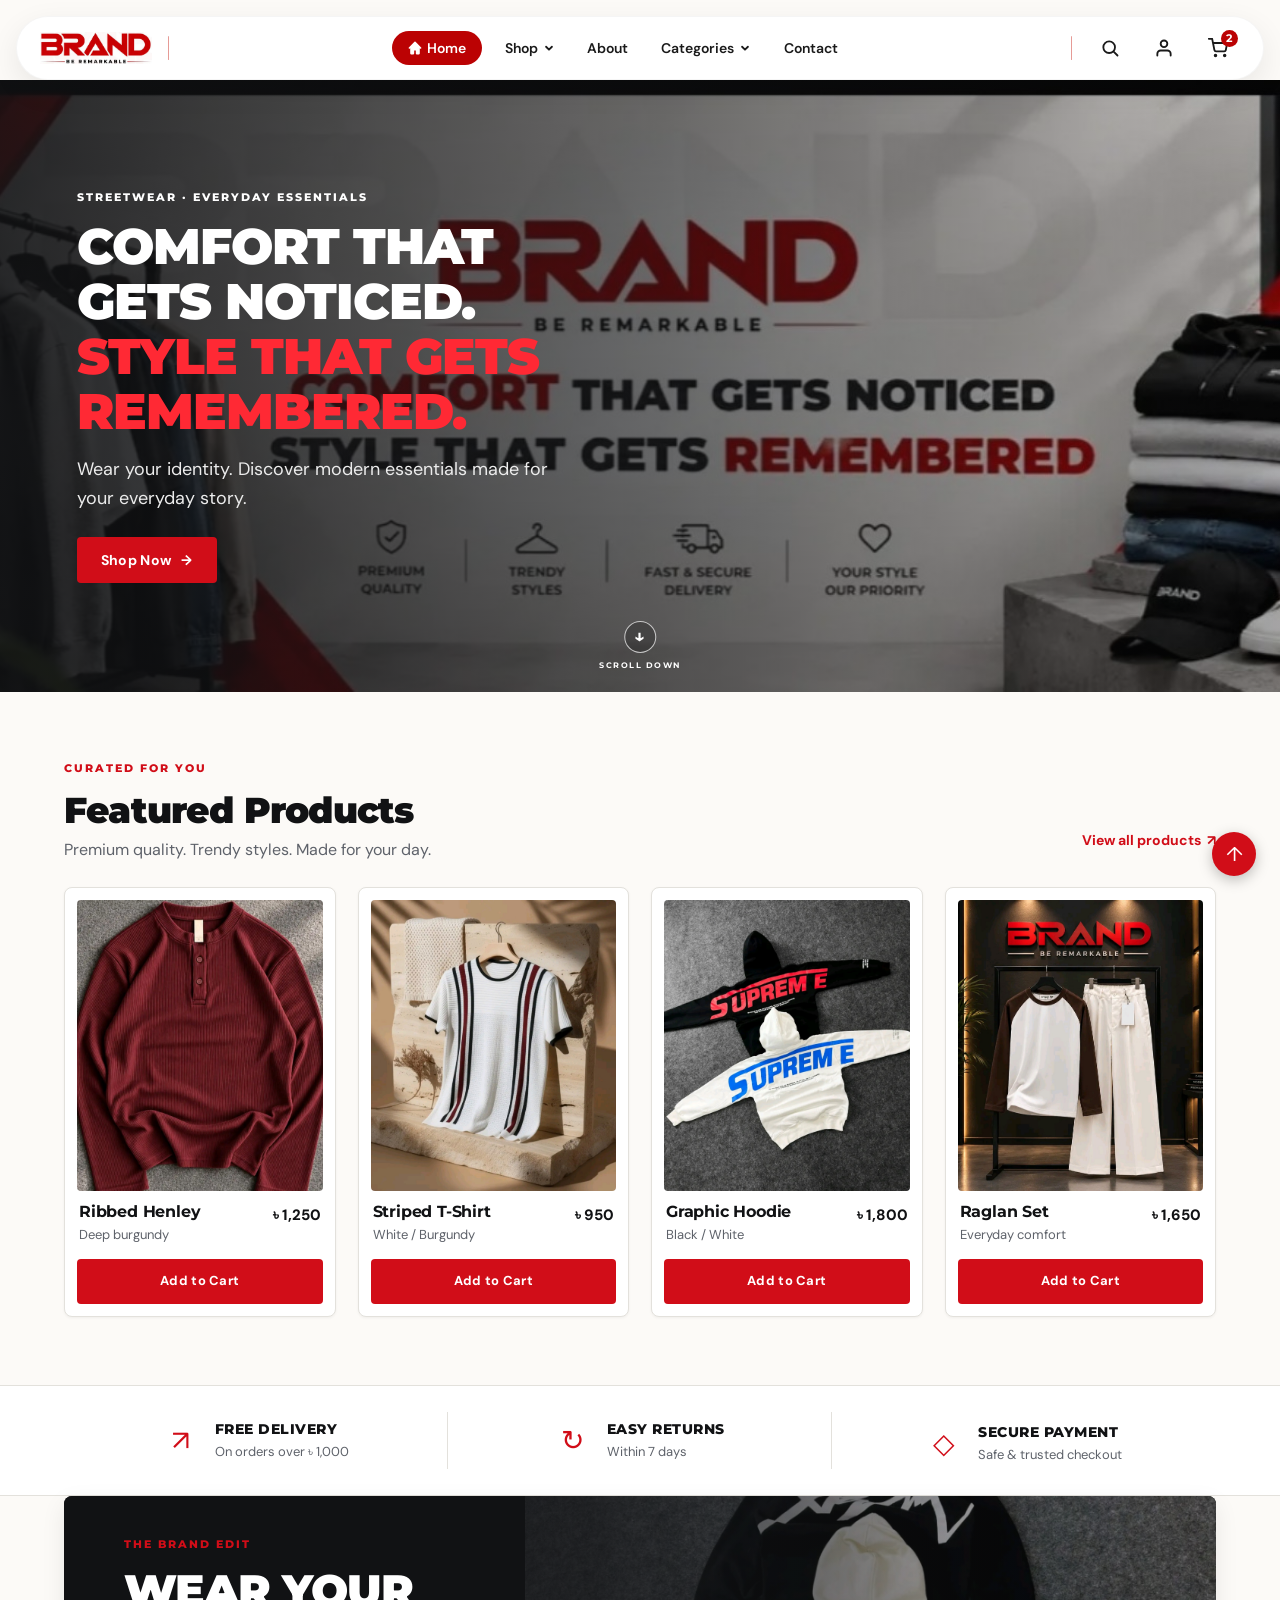
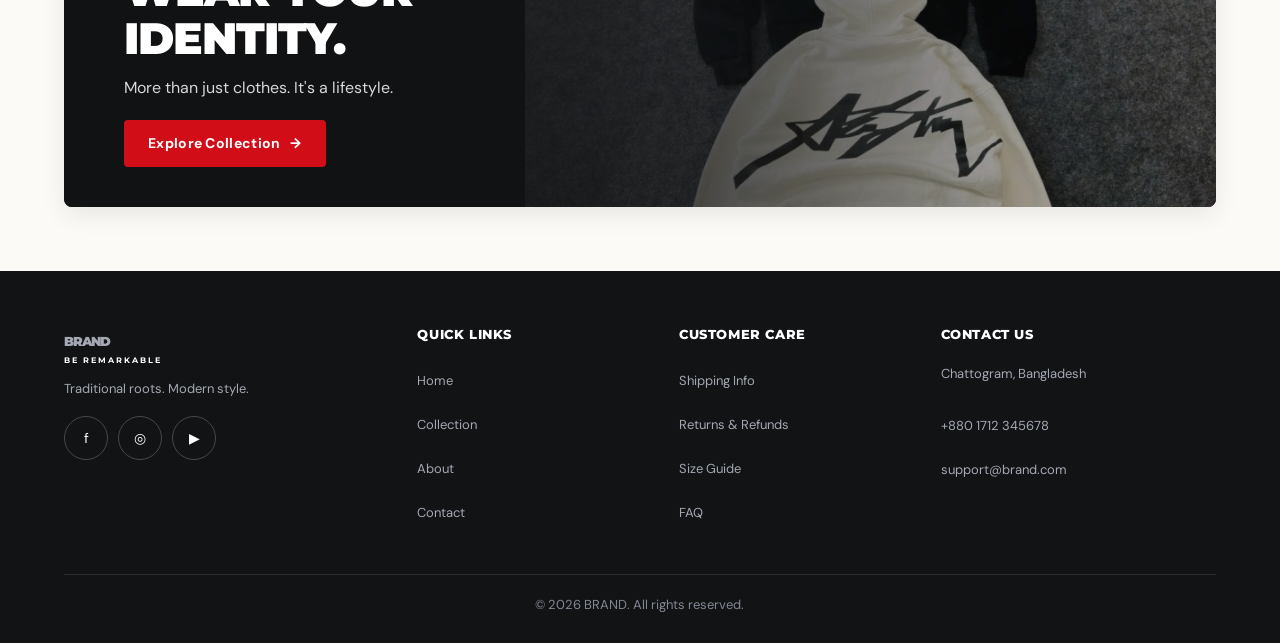
<file: index.html>
<!DOCTYPE html>
<html lang="en">
<head>
  <meta charset="UTF-8">
  <meta name="viewport" content="width=device-width, initial-scale=1">
  <meta name="description" content="BRAND — Be Remarkable. Modern streetwear and everyday essentials.">
  <title>BRAND — Be Remarkable | Home</title>
  <link rel="stylesheet" href="style.css">
</head>
<body id="top">
  <div class="site-shell">
    <!-- Floating Pill Topbar Header -->
    <header class="topbar">
      <!-- Logo -->
      <a class="nav-logo" href="index.html" aria-label="BRAND — Be Remarkable">
        <img src="assets/brand-logo-navbar.png" alt="BRAND — Be Remarkable">
      </a>

      <!-- Left Divider -->
      <span class="nav-divider" aria-hidden="true"></span>

      <!-- Mobile Nav Checkbox Toggle -->
      <input type="checkbox" id="nav-toggle" class="nav-toggle" aria-label="Toggle navigation menu">

      <!-- Navigation Links -->
      <nav class="main-nav" aria-label="Main navigation">
        <a class="nav-link active" href="index.html">
          <svg class="nav-icon-home" viewBox="0 0 20 20" fill="currentColor" aria-hidden="true">
            <path d="M10.707 2.293a1 1 0 00-1.414 0l-7 7a1 1 0 001.414 1.414L4 10.414V17a1 1 0 001 1h3a1 1 0 001-1v-4h2v4a1 1 0 001 1h3a1 1 0 001-1v-6.586l.293.293a1 1 0 001.414-1.414l-7-7z"/>
          </svg>
          <span>Home</span>
        </a>
        <a class="nav-link" href="collection.html">
          <span>Shop</span>
          <svg class="chevron-down" viewBox="0 0 12 12" fill="none" stroke="currentColor" stroke-width="2" stroke-linecap="round" stroke-linejoin="round" aria-hidden="true">
            <path d="M2.5 4.5l3.5 3.5 3.5-3.5"/>
          </svg>
        </a>
        <a class="nav-link" href="about.html#about">
          <span>About</span>
        </a>
        <a class="nav-link" href="collection.html#products">
          <span>Categories</span>
          <svg class="chevron-down" viewBox="0 0 12 12" fill="none" stroke="currentColor" stroke-width="2" stroke-linecap="round" stroke-linejoin="round" aria-hidden="true">
            <path d="M2.5 4.5l3.5 3.5 3.5-3.5"/>
          </svg>
        </a>
        <a class="nav-link" href="about.html#contact">
          <span>Contact</span>
        </a>
      </nav>

      <!-- Right Divider -->
      <span class="nav-divider" aria-hidden="true"></span>

      <!-- Action Tools -->
      <div class="nav-tools">
        <a class="nav-tool-btn" href="collection.html#products" aria-label="Search">
          <svg viewBox="0 0 24 24" fill="none" stroke="currentColor" stroke-width="2.2" stroke-linecap="round" stroke-linejoin="round" aria-hidden="true">
            <circle cx="11" cy="11" r="7"/>
            <path d="M21 21l-4.35-4.35"/>
          </svg>
        </a>
        <a class="nav-tool-btn" href="about.html#contact" aria-label="Account">
          <svg viewBox="0 0 24 24" fill="none" stroke="currentColor" stroke-width="2.2" stroke-linecap="round" stroke-linejoin="round" aria-hidden="true">
            <path d="M20 21v-2a4 4 0 0 0-4-4H8a4 4 0 0 0-4 4v2"/>
            <circle cx="12" cy="7" r="4"/>
          </svg>
        </a>
        <a class="nav-tool-btn nav-cart" href="collection.html#products" aria-label="Cart">
          <svg viewBox="0 0 24 24" fill="none" stroke="currentColor" stroke-width="2.2" stroke-linecap="round" stroke-linejoin="round" aria-hidden="true">
            <circle cx="9" cy="21" r="1"/>
            <circle cx="20" cy="21" r="1"/>
            <path d="M1 1h4l2.68 13.39a2 2 0 0 0 2 1.61h9.72a2 2 0 0 0 2-1.61L23 6H6"/>
          </svg>
          <span class="cart-badge">2</span>
        </a>
      </div>

      <!-- Mobile Hamburger Button -->
      <label for="nav-toggle" class="hamburger" aria-label="Toggle navigation menu">
        <span class="hamburger-line"></span>
        <span class="hamburger-line"></span>
        <span class="hamburger-line"></span>
      </label>
    </header>

    <main>
      <!-- Hero Campaign Banner -->
      <section class="hero" aria-label="Brand introduction">
        <img class="hero-image" src="assets/cover-banner.jpg" alt="BRAND clothing collection campaign">
        <div class="hero-shade"></div>
        <div class="hero-copy">
          <p class="eyebrow">STREETWEAR · EVERYDAY ESSENTIALS</p>
          <h1>Comfort that gets noticed.<br><em>Style that gets remembered.</em></h1>
          <p>Wear your identity. Discover modern essentials made for your everyday story.</p>
          <a class="btn btn-red" href="collection.html">Shop Now <span>→</span></a>
        </div>
        <a class="scroll-cue" href="#featured" aria-label="Scroll down"><span>↓</span><small>SCROLL DOWN</small></a>
      </section>

      <!-- Featured Products Section -->
      <section class="section-pad" id="featured">
        <div class="section-heading">
          <div>
            <p class="eyebrow red-text">CURATED FOR YOU</p>
            <h2>Featured Products</h2>
            <p class="muted">Premium quality. Trendy styles. Made for your day.</p>
          </div>
          <a class="text-link" href="collection.html">View all products <span>↗</span></a>
        </div>
        <div class="product-grid product-grid-four">
          <article class="product-card">
            <a href="collection.html#henley"><img src="assets/burgundy-henley.jpg" alt="Burgundy long sleeve henley" loading="lazy"></a>
            <div class="product-info">
              <div>
                <h3>Ribbed Henley</h3>
                <p>Deep burgundy</p>
              </div>
              <strong>৳ 1,250</strong>
            </div>
            <a class="btn btn-small" href="collection.html#henley">Add to Cart</a>
          </article>
          <article class="product-card">
            <a href="collection.html#tee"><img src="assets/white-striped-tee.jpg" alt="White striped short sleeve tee" loading="lazy"></a>
            <div class="product-info">
              <div>
                <h3>Striped T-Shirt</h3>
                <p>White / Burgundy</p>
              </div>
              <strong>৳ 950</strong>
            </div>
            <a class="btn btn-small" href="collection.html#tee">Add to Cart</a>
          </article>
          <article class="product-card">
            <a href="collection.html#hoodie"><img src="assets/streetwear-hoodies-front.jpg" alt="Streetwear hoodies in black and white" loading="lazy"></a>
            <div class="product-info">
              <div>
                <h3>Graphic Hoodie</h3>
                <p>Black / White</p>
              </div>
              <strong>৳ 1,800</strong>
            </div>
            <a class="btn btn-small" href="collection.html#hoodie">Add to Cart</a>
          </article>
          <article class="product-card">
            <a href="collection.html#set"><img src="assets/raglan-set.jpg" alt="Raglan top and white trouser set" loading="lazy"></a>
            <div class="product-info">
              <div>
                <h3>Raglan Set</h3>
                <p>Everyday comfort</p>
              </div>
              <strong>৳ 1,650</strong>
            </div>
            <a class="btn btn-small" href="collection.html#set">Add to Cart</a>
          </article>
        </div>
      </section>

      <!-- Trust Strip -->
      <section class="trust-strip">
        <div>
          <span class="trust-icon" aria-hidden="true">↗</span>
          <p>
            <strong>FREE DELIVERY</strong>
            <small>On orders over ৳ 1,000</small>
          </p>
        </div>
        <div>
          <span class="trust-icon" aria-hidden="true">↻</span>
          <p>
            <strong>EASY RETURNS</strong>
            <small>Within 7 days</small>
          </p>
        </div>
        <div>
          <span class="trust-icon" aria-hidden="true">◇</span>
          <p>
            <strong>SECURE PAYMENT</strong>
            <small>Safe & trusted checkout</small>
          </p>
        </div>
      </section>

      <!-- Promotional Editorial Banner -->
      <section class="promo-banner">
        <div>
          <p class="eyebrow red-text">THE BRAND EDIT</p>
          <h2>Wear your<br>identity.</h2>
          <p>More than just clothes. It's a lifestyle.</p>
          <a class="btn btn-red" href="collection.html">Explore Collection <span>→</span></a>
        </div>
        <img src="assets/streetwear-hoodies-back.jpg" alt="Graphic streetwear hoodies" loading="lazy">
      </section>
    </main>

    <!-- Footer -->
    <footer class="footer">
      <div class="footer-brand">
        <a class="wordmark" href="index.html">BRAND <small>BE REMARKABLE</small></a>
        <p>Traditional roots. Modern style.</p>
        <div class="socials">
          <a href="#top" aria-label="Facebook">f</a>
          <a href="#top" aria-label="Instagram">◎</a>
          <a href="#top" aria-label="YouTube">▶</a>
        </div>
      </div>
      <div>
        <h4>Quick Links</h4>
        <a href="index.html">Home</a>
        <a href="collection.html">Collection</a>
        <a href="about.html#about">About</a>
        <a href="about.html#contact">Contact</a>
      </div>
      <div>
        <h4>Customer Care</h4>
        <a href="about.html#faq">Shipping Info</a>
        <a href="about.html#faq">Returns & Refunds</a>
        <a href="about.html#faq">Size Guide</a>
        <a href="about.html#faq">FAQ</a>
      </div>
      <div>
        <h4>Contact Us</h4>
        <p>Chattogram, Bangladesh</p>
        <a href="tel:+8801712345678">+880 1712 345678</a>
        <a href="mailto:support@brand.com">support@brand.com</a>
      </div>
      <p class="copyright">© 2026 BRAND. All rights reserved.</p>
    </footer>
  </div>

  <a class="back-top" href="#top" aria-label="Back to top">↑</a>
</body>
</html>
</file>
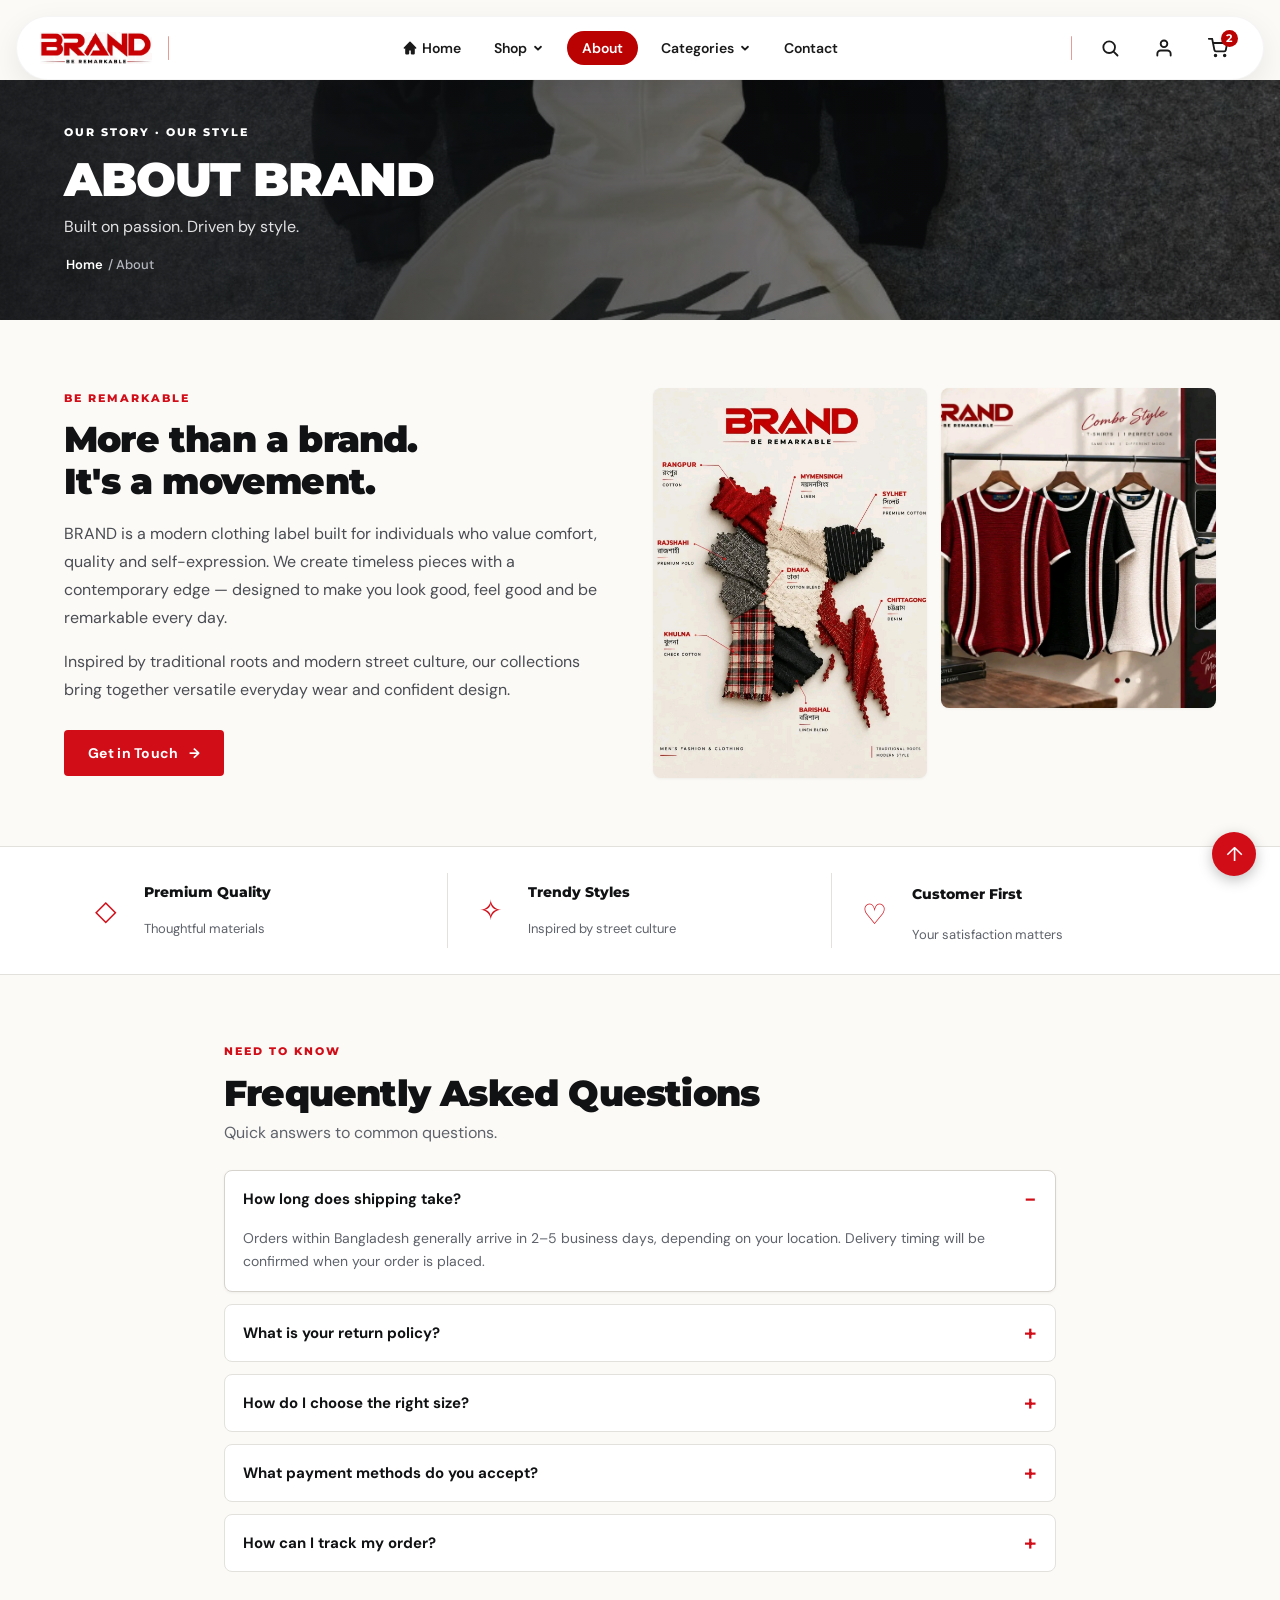
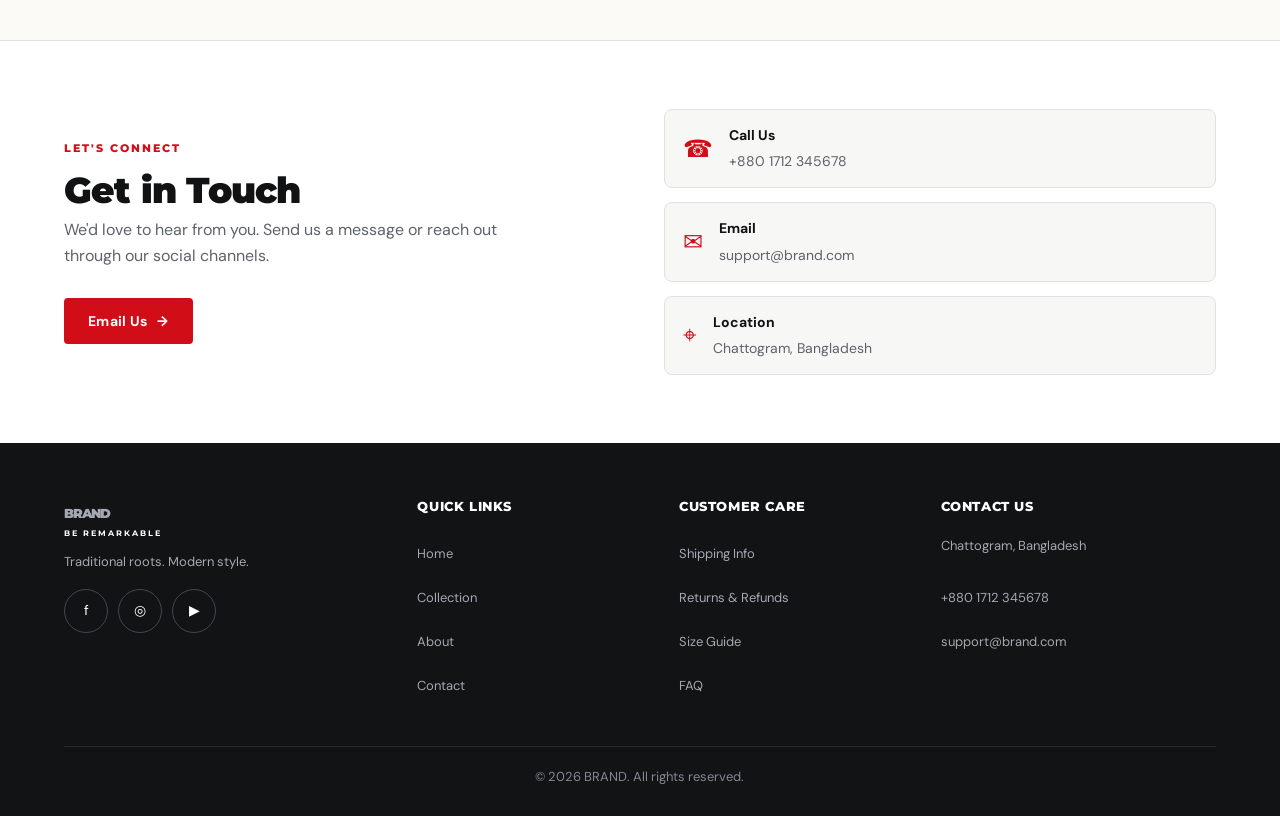
<file: about.html>
<!DOCTYPE html>
<html lang="en">
<head>
  <meta charset="UTF-8">
  <meta name="viewport" content="width=device-width, initial-scale=1">
  <meta name="description" content="Learn about BRAND — our story, values, craftsmanship, and get in touch with our team.">
  <title>BRAND — About & Contact</title>
  <link rel="stylesheet" href="style.css">
</head>
<body id="top">
  <div class="site-shell">
    <!-- Floating Pill Topbar Header -->
    <header class="topbar">
      <!-- Logo -->
      <a class="nav-logo" href="index.html" aria-label="BRAND — Be Remarkable">
        <img src="assets/brand-logo-navbar.png" alt="BRAND — Be Remarkable">
      </a>

      <!-- Left Divider -->
      <span class="nav-divider" aria-hidden="true"></span>

      <!-- Mobile Nav Checkbox Toggle -->
      <input type="checkbox" id="nav-toggle" class="nav-toggle" aria-label="Toggle navigation menu">

      <!-- Navigation Links -->
      <nav class="main-nav" aria-label="Main navigation">
        <a class="nav-link" href="index.html">
          <svg class="nav-icon-home" viewBox="0 0 20 20" fill="currentColor" aria-hidden="true">
            <path d="M10.707 2.293a1 1 0 00-1.414 0l-7 7a1 1 0 001.414 1.414L4 10.414V17a1 1 0 001 1h3a1 1 0 001-1v-4h2v4a1 1 0 001 1h3a1 1 0 001-1v-6.586l.293.293a1 1 0 001.414-1.414l-7-7z"/>
          </svg>
          <span>Home</span>
        </a>
        <a class="nav-link" href="collection.html">
          <span>Shop</span>
          <svg class="chevron-down" viewBox="0 0 12 12" fill="none" stroke="currentColor" stroke-width="2" stroke-linecap="round" stroke-linejoin="round" aria-hidden="true">
            <path d="M2.5 4.5l3.5 3.5 3.5-3.5"/>
          </svg>
        </a>
        <a class="nav-link active" href="about.html#about">
          <span>About</span>
        </a>
        <a class="nav-link" href="collection.html#products">
          <span>Categories</span>
          <svg class="chevron-down" viewBox="0 0 12 12" fill="none" stroke="currentColor" stroke-width="2" stroke-linecap="round" stroke-linejoin="round" aria-hidden="true">
            <path d="M2.5 4.5l3.5 3.5 3.5-3.5"/>
          </svg>
        </a>
        <a class="nav-link" href="about.html#contact">
          <span>Contact</span>
        </a>
      </nav>

      <!-- Right Divider -->
      <span class="nav-divider" aria-hidden="true"></span>

      <!-- Action Tools -->
      <div class="nav-tools">
        <a class="nav-tool-btn" href="collection.html#products" aria-label="Search">
          <svg viewBox="0 0 24 24" fill="none" stroke="currentColor" stroke-width="2.2" stroke-linecap="round" stroke-linejoin="round" aria-hidden="true">
            <circle cx="11" cy="11" r="7"/>
            <path d="M21 21l-4.35-4.35"/>
          </svg>
        </a>
        <a class="nav-tool-btn" href="about.html#contact" aria-label="Account">
          <svg viewBox="0 0 24 24" fill="none" stroke="currentColor" stroke-width="2.2" stroke-linecap="round" stroke-linejoin="round" aria-hidden="true">
            <path d="M20 21v-2a4 4 0 0 0-4-4H8a4 4 0 0 0-4 4v2"/>
            <circle cx="12" cy="7" r="4"/>
          </svg>
        </a>
        <a class="nav-tool-btn nav-cart" href="collection.html#products" aria-label="Cart">
          <svg viewBox="0 0 24 24" fill="none" stroke="currentColor" stroke-width="2.2" stroke-linecap="round" stroke-linejoin="round" aria-hidden="true">
            <circle cx="9" cy="21" r="1"/>
            <circle cx="20" cy="21" r="1"/>
            <path d="M1 1h4l2.68 13.39a2 2 0 0 0 2 1.61h9.72a2 2 0 0 0 2-1.61L23 6H6"/>
          </svg>
          <span class="cart-badge">2</span>
        </a>
      </div>

      <!-- Mobile Hamburger Button -->
      <label for="nav-toggle" class="hamburger" aria-label="Toggle navigation menu">
        <span class="hamburger-line"></span>
        <span class="hamburger-line"></span>
        <span class="hamburger-line"></span>
      </label>
    </header>

    <main>
      <!-- About Hero Section -->
      <section class="page-hero about-hero">
        <div>
          <p class="eyebrow">OUR STORY · OUR STYLE</p>
          <h1>About BRAND</h1>
          <p>Built on passion. Driven by style.</p>
          <div class="breadcrumbs"><a href="index.html">Home</a> / About</div>
        </div>
      </section>

      <!-- Brand Story Section -->
      <section class="about-layout section-pad" id="about">
        <div class="about-copy">
          <p class="eyebrow red-text">BE REMARKABLE</p>
          <h2>More than a brand.<br>It's a movement.</h2>
          <p>BRAND is a modern clothing label built for individuals who value comfort, quality and self-expression. We create timeless pieces with a contemporary edge — designed to make you look good, feel good and be remarkable every day.</p>
          <p>Inspired by traditional roots and modern street culture, our collections bring together versatile everyday wear and confident design.</p>
          <a class="btn btn-red" href="#contact">Get in Touch <span>→</span></a>
        </div>
        <div class="about-visual">
          <img src="assets/bangladesh-fabric-map.jpg" alt="Fabric textures inspired by regions of Bangladesh" loading="lazy">
          <img src="assets/three-polo-shirts.jpg" alt="BRAND polo collection" loading="lazy">
        </div>
      </section>

      <!-- Values Strip -->
      <section class="values-strip">
        <div>
          <span aria-hidden="true">◇</span>
          <strong>Premium Quality</strong>
          <small>Thoughtful materials</small>
        </div>
        <div>
          <span aria-hidden="true">✧</span>
          <strong>Trendy Styles</strong>
          <small>Inspired by street culture</small>
        </div>
        <div>
          <span aria-hidden="true">♡</span>
          <strong>Customer First</strong>
          <small>Your satisfaction matters</small>
        </div>
      </section>

      <!-- FAQ Section -->
      <section class="section-pad faq-section" id="faq">
        <div class="section-heading">
          <div>
            <p class="eyebrow red-text">NEED TO KNOW</p>
            <h2>Frequently Asked Questions</h2>
            <p class="muted">Quick answers to common questions.</p>
          </div>
        </div>

        <div class="faq-list">
          <details open>
            <summary>How long does shipping take?</summary>
            <p>Orders within Bangladesh generally arrive in 2–5 business days, depending on your location. Delivery timing will be confirmed when your order is placed.</p>
          </details>
          <details>
            <summary>What is your return policy?</summary>
            <p>Unused items in their original condition may be eligible for return or exchange within 7 days. Please contact our team before sending an item back.</p>
          </details>
          <details>
            <summary>How do I choose the right size?</summary>
            <p>Check the size information on each product page. If you are unsure, message us with your usual fit preference and measurements for guidance.</p>
          </details>
          <details>
            <summary>What payment methods do you accept?</summary>
            <p>Payment options can be confirmed at checkout or by contacting our support team. Available methods may vary by delivery location.</p>
          </details>
          <details>
            <summary>How can I track my order?</summary>
            <p>After dispatch, contact our team with your order number to receive the latest delivery update.</p>
          </details>
        </div>
      </section>

      <!-- Contact Section -->
      <section class="contact-section section-pad" id="contact">
        <div class="contact-intro">
          <p class="eyebrow red-text">LET'S CONNECT</p>
          <h2>Get in Touch</h2>
          <p>We'd love to hear from you. Send us a message or reach out through our social channels.</p>
          <a class="btn btn-red" href="mailto:support@brand.com">Email Us <span>→</span></a>
        </div>
        <div class="contact-details">
          <div>
            <span aria-hidden="true">☎</span>
            <p>
              <strong>Call Us</strong>
              <a href="tel:+8801712345678">+880 1712 345678</a>
            </p>
          </div>
          <div>
            <span aria-hidden="true">✉</span>
            <p>
              <strong>Email</strong>
              <a href="mailto:support@brand.com">support@brand.com</a>
            </p>
          </div>
          <div>
            <span aria-hidden="true">⌖</span>
            <p>
              <strong>Location</strong>
              <small>Chattogram, Bangladesh</small>
            </p>
          </div>
        </div>
      </section>
    </main>

    <!-- Footer -->
    <footer class="footer">
      <div class="footer-brand">
        <a class="wordmark" href="index.html">BRAND <small>BE REMARKABLE</small></a>
        <p>Traditional roots. Modern style.</p>
        <div class="socials">
          <a href="#top" aria-label="Facebook">f</a>
          <a href="#top" aria-label="Instagram">◎</a>
          <a href="#top" aria-label="YouTube">▶</a>
        </div>
      </div>
      <div>
        <h4>Quick Links</h4>
        <a href="index.html">Home</a>
        <a href="collection.html">Collection</a>
        <a href="#about">About</a>
        <a href="#contact">Contact</a>
      </div>
      <div>
        <h4>Customer Care</h4>
        <a href="#faq">Shipping Info</a>
        <a href="#faq">Returns & Refunds</a>
        <a href="#faq">Size Guide</a>
        <a href="#faq">FAQ</a>
      </div>
      <div>
        <h4>Contact Us</h4>
        <p>Chattogram, Bangladesh</p>
        <a href="tel:+8801712345678">+880 1712 345678</a>
        <a href="mailto:support@brand.com">support@brand.com</a>
      </div>
      <p class="copyright">© 2026 BRAND. All rights reserved.</p>
    </footer>
  </div>

  <a class="back-top" href="#top" aria-label="Back to top">↑</a>
</body>
</html>
</file>
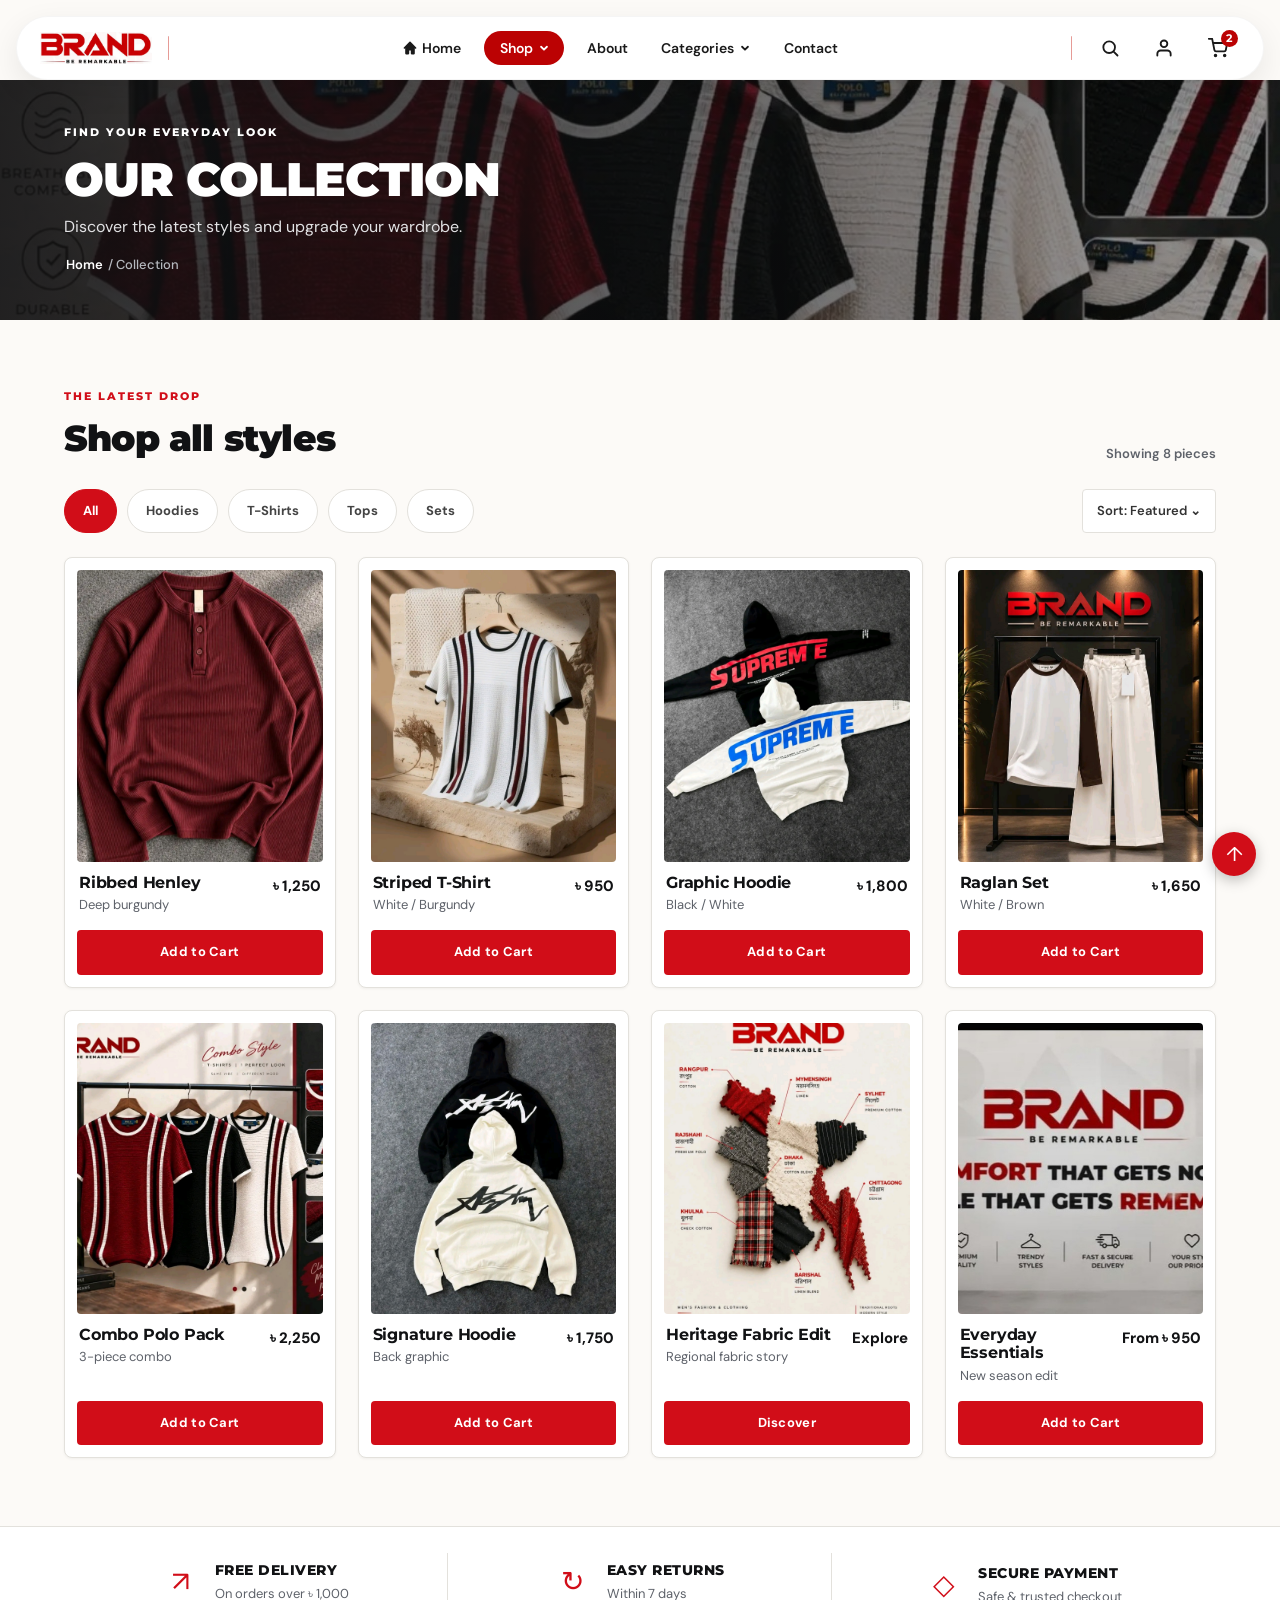
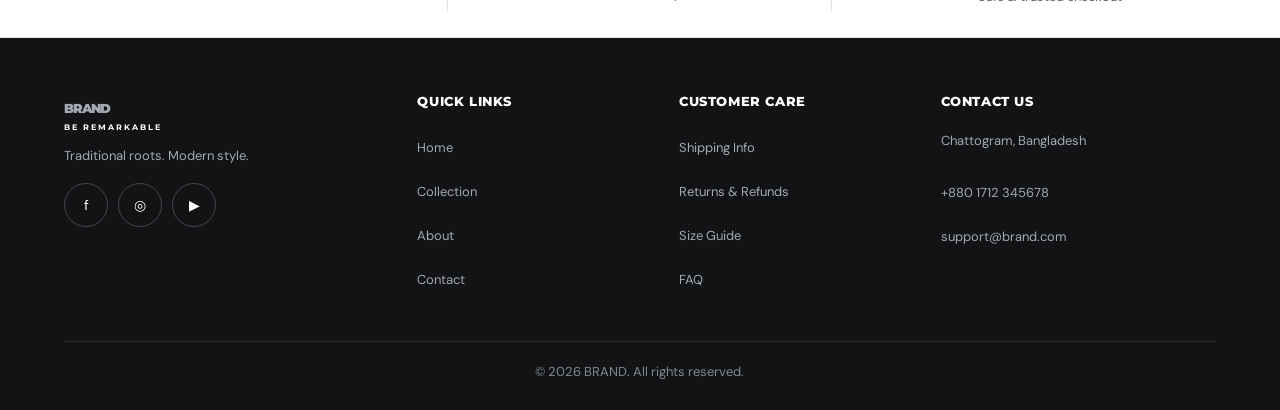
<file: collection.html>
<!DOCTYPE html>
<html lang="en">
<head>
  <meta charset="UTF-8">
  <meta name="viewport" content="width=device-width, initial-scale=1">
  <meta name="description" content="Explore the BRAND streetwear collection — modern clothing and everyday essentials.">
  <title>BRAND — Collection</title>
  <link rel="stylesheet" href="style.css">
</head>
<body id="top">
  <div class="site-shell">
    <!-- Floating Pill Topbar Header -->
    <header class="topbar">
      <!-- Logo -->
      <a class="nav-logo" href="index.html" aria-label="BRAND — Be Remarkable">
        <img src="assets/brand-logo-navbar.png" alt="BRAND — Be Remarkable">
      </a>

      <!-- Left Divider -->
      <span class="nav-divider" aria-hidden="true"></span>

      <!-- Mobile Nav Checkbox Toggle -->
      <input type="checkbox" id="nav-toggle" class="nav-toggle" aria-label="Toggle navigation menu">

      <!-- Navigation Links -->
      <nav class="main-nav" aria-label="Main navigation">
        <a class="nav-link" href="index.html">
          <svg class="nav-icon-home" viewBox="0 0 20 20" fill="currentColor" aria-hidden="true">
            <path d="M10.707 2.293a1 1 0 00-1.414 0l-7 7a1 1 0 001.414 1.414L4 10.414V17a1 1 0 001 1h3a1 1 0 001-1v-4h2v4a1 1 0 001 1h3a1 1 0 001-1v-6.586l.293.293a1 1 0 001.414-1.414l-7-7z"/>
          </svg>
          <span>Home</span>
        </a>
        <a class="nav-link active" href="collection.html">
          <span>Shop</span>
          <svg class="chevron-down" viewBox="0 0 12 12" fill="none" stroke="currentColor" stroke-width="2" stroke-linecap="round" stroke-linejoin="round" aria-hidden="true">
            <path d="M2.5 4.5l3.5 3.5 3.5-3.5"/>
          </svg>
        </a>
        <a class="nav-link" href="about.html#about">
          <span>About</span>
        </a>
        <a class="nav-link" href="collection.html#products">
          <span>Categories</span>
          <svg class="chevron-down" viewBox="0 0 12 12" fill="none" stroke="currentColor" stroke-width="2" stroke-linecap="round" stroke-linejoin="round" aria-hidden="true">
            <path d="M2.5 4.5l3.5 3.5 3.5-3.5"/>
          </svg>
        </a>
        <a class="nav-link" href="about.html#contact">
          <span>Contact</span>
        </a>
      </nav>

      <!-- Right Divider -->
      <span class="nav-divider" aria-hidden="true"></span>

      <!-- Action Tools -->
      <div class="nav-tools">
        <a class="nav-tool-btn" href="#products" aria-label="Search">
          <svg viewBox="0 0 24 24" fill="none" stroke="currentColor" stroke-width="2.2" stroke-linecap="round" stroke-linejoin="round" aria-hidden="true">
            <circle cx="11" cy="11" r="7"/>
            <path d="M21 21l-4.35-4.35"/>
          </svg>
        </a>
        <a class="nav-tool-btn" href="about.html#contact" aria-label="Account">
          <svg viewBox="0 0 24 24" fill="none" stroke="currentColor" stroke-width="2.2" stroke-linecap="round" stroke-linejoin="round" aria-hidden="true">
            <path d="M20 21v-2a4 4 0 0 0-4-4H8a4 4 0 0 0-4 4v2"/>
            <circle cx="12" cy="7" r="4"/>
          </svg>
        </a>
        <a class="nav-tool-btn nav-cart" href="#products" aria-label="Cart">
          <svg viewBox="0 0 24 24" fill="none" stroke="currentColor" stroke-width="2.2" stroke-linecap="round" stroke-linejoin="round" aria-hidden="true">
            <circle cx="9" cy="21" r="1"/>
            <circle cx="20" cy="21" r="1"/>
            <path d="M1 1h4l2.68 13.39a2 2 0 0 0 2 1.61h9.72a2 2 0 0 0 2-1.61L23 6H6"/>
          </svg>
          <span class="cart-badge">2</span>
        </a>
      </div>

      <!-- Mobile Hamburger Button -->
      <label for="nav-toggle" class="hamburger" aria-label="Toggle navigation menu">
        <span class="hamburger-line"></span>
        <span class="hamburger-line"></span>
        <span class="hamburger-line"></span>
      </label>
    </header>

    <main>
      <!-- Collection Hero Section -->
      <section class="page-hero collection-hero">
        <div>
          <p class="eyebrow">FIND YOUR EVERYDAY LOOK</p>
          <h1>Our Collection</h1>
          <p>Discover the latest styles and upgrade your wardrobe.</p>
          <div class="breadcrumbs"><a href="index.html">Home</a> / Collection</div>
        </div>
      </section>

      <!-- Products Grid Section -->
      <section class="section-pad" id="products">
        <div class="collection-toolbar">
          <div>
            <p class="eyebrow red-text">THE LATEST DROP</p>
            <h2>Shop all styles</h2>
          </div>
          <span class="result-count">Showing 8 pieces</span>
        </div>

        <div class="filter-row">
          <a class="filter active" href="#products">All</a>
          <a class="filter" href="#hoodie">Hoodies</a>
          <a class="filter" href="#tee">T-Shirts</a>
          <a class="filter" href="#henley">Tops</a>
          <a class="filter" href="#set">Sets</a>
          <span class="sort-label">Sort: Featured ⌄</span>
        </div>

        <div class="product-grid product-grid-four">
          <article class="product-card" id="henley">
            <a href="#henley"><img src="assets/burgundy-henley.jpg" alt="Burgundy ribbed henley top" loading="lazy"></a>
            <div class="product-info">
              <div>
                <h3>Ribbed Henley</h3>
                <p>Deep burgundy</p>
              </div>
              <strong>৳ 1,250</strong>
            </div>
            <a class="btn btn-small" href="about.html#contact">Add to Cart</a>
          </article>

          <article class="product-card" id="tee">
            <a href="#tee"><img src="assets/white-striped-tee.jpg" alt="White striped tee" loading="lazy"></a>
            <div class="product-info">
              <div>
                <h3>Striped T-Shirt</h3>
                <p>White / Burgundy</p>
              </div>
              <strong>৳ 950</strong>
            </div>
            <a class="btn btn-small" href="about.html#contact">Add to Cart</a>
          </article>

          <article class="product-card" id="hoodie">
            <a href="#hoodie"><img src="assets/streetwear-hoodies-front.jpg" alt="Black and white graphic hoodies" loading="lazy"></a>
            <div class="product-info">
              <div>
                <h3>Graphic Hoodie</h3>
                <p>Black / White</p>
              </div>
              <strong>৳ 1,800</strong>
            </div>
            <a class="btn btn-small" href="about.html#contact">Add to Cart</a>
          </article>

          <article class="product-card" id="set">
            <a href="#set"><img src="assets/raglan-set.jpg" alt="Raglan shirt and trousers set" loading="lazy"></a>
            <div class="product-info">
              <div>
                <h3>Raglan Set</h3>
                <p>White / Brown</p>
              </div>
              <strong>৳ 1,650</strong>
            </div>
            <a class="btn btn-small" href="about.html#contact">Add to Cart</a>
          </article>

          <article class="product-card">
            <a href="#products"><img src="assets/three-polo-shirts.jpg" alt="Three polo style shirts in red black and white" loading="lazy"></a>
            <div class="product-info">
              <div>
                <h3>Combo Polo Pack</h3>
                <p>3-piece combo</p>
              </div>
              <strong>৳ 2,250</strong>
            </div>
            <a class="btn btn-small" href="about.html#contact">Add to Cart</a>
          </article>

          <article class="product-card">
            <a href="#products"><img src="assets/streetwear-hoodies-back.jpg" alt="Hoodies with graphic back print" loading="lazy"></a>
            <div class="product-info">
              <div>
                <h3>Signature Hoodie</h3>
                <p>Back graphic</p>
              </div>
              <strong>৳ 1,750</strong>
            </div>
            <a class="btn btn-small" href="about.html#contact">Add to Cart</a>
          </article>

          <article class="product-card">
            <a href="#products"><img src="assets/bangladesh-fabric-map.jpg" alt="Fabric swatches inspired by Bangladesh" loading="lazy"></a>
            <div class="product-info">
              <div>
                <h3>Heritage Fabric Edit</h3>
                <p>Regional fabric story</p>
              </div>
              <strong>Explore</strong>
            </div>
            <a class="btn btn-small" href="about.html#about">Discover</a>
          </article>

          <article class="product-card">
            <a href="#products"><img src="assets/cover-banner.jpg" alt="BRAND apparel campaign" loading="lazy"></a>
            <div class="product-info">
              <div>
                <h3>Everyday Essentials</h3>
                <p>New season edit</p>
              </div>
              <strong>From ৳ 950</strong>
            </div>
            <a class="btn btn-small" href="about.html#contact">Add to Cart</a>
          </article>
        </div>
      </section>

      <!-- Trust Strip -->
      <section class="trust-strip">
        <div>
          <span class="trust-icon" aria-hidden="true">↗</span>
          <p>
            <strong>FREE DELIVERY</strong>
            <small>On orders over ৳ 1,000</small>
          </p>
        </div>
        <div>
          <span class="trust-icon" aria-hidden="true">↻</span>
          <p>
            <strong>EASY RETURNS</strong>
            <small>Within 7 days</small>
          </p>
        </div>
        <div>
          <span class="trust-icon" aria-hidden="true">◇</span>
          <p>
            <strong>SECURE PAYMENT</strong>
            <small>Safe & trusted checkout</small>
          </p>
        </div>
      </section>
    </main>

    <!-- Footer -->
    <footer class="footer">
      <div class="footer-brand">
        <a class="wordmark" href="index.html">BRAND <small>BE REMARKABLE</small></a>
        <p>Traditional roots. Modern style.</p>
        <div class="socials">
          <a href="#top" aria-label="Facebook">f</a>
          <a href="#top" aria-label="Instagram">◎</a>
          <a href="#top" aria-label="YouTube">▶</a>
        </div>
      </div>
      <div>
        <h4>Quick Links</h4>
        <a href="index.html">Home</a>
        <a href="collection.html">Collection</a>
        <a href="about.html#about">About</a>
        <a href="about.html#contact">Contact</a>
      </div>
      <div>
        <h4>Customer Care</h4>
        <a href="about.html#faq">Shipping Info</a>
        <a href="about.html#faq">Returns & Refunds</a>
        <a href="about.html#faq">Size Guide</a>
        <a href="about.html#faq">FAQ</a>
      </div>
      <div>
        <h4>Contact Us</h4>
        <p>Chattogram, Bangladesh</p>
        <a href="tel:+8801712345678">+880 1712 345678</a>
        <a href="mailto:support@brand.com">support@brand.com</a>
      </div>
      <p class="copyright">© 2026 BRAND. All rights reserved.</p>
    </footer>
  </div>

  <a class="back-top" href="#top" aria-label="Back to top">↑</a>
</body>
</html>
</file>
<file: style.css>
@import url('https://fonts.googleapis.com/css2?family=DM+Sans:ital,opsz,wght@0,9..40,400..800;1,9..40,400..800&family=Montserrat:wght@500;600;700;800;900&display=swap');

/* ==========================================================================
   BRAND — BE REMARKABLE
   Mobile-First, Responsive, Production-Ready Pure CSS
   ========================================================================== */

/* --------------------------------------------------------------------------
   1. Design Tokens & Custom Properties (Mobile Base)
   -------------------------------------------------------------------------- */
:root {
  --red: #d10d18;
  --red-dark: #a90812;
  --red-light: #ff2934;
  --red-pill: #bb0203;
  --red-divider: #e28a84;
  --ink: #111214;
  --ink-soft: #24262b;
  --muted: #5e626a;
  --muted-light: #8a8e97;
  --paper: #faf9f6;
  --bg: #FCFAF7;
  --card-bg: #ffffff;
  --line: #e3e1dc;
  --line-dark: #2a2c30;

  --topbar: 64px;

  --radius-sm: 4px;
  --radius-md: 8px;
  --radius-pill: 30px;

  --shadow-sm: 0 1px 3px rgba(0, 0, 0, 0.05);
  --shadow-md: 0 4px 14px rgba(0, 0, 0, 0.07);
  --shadow-lg: 0 8px 24px rgba(0, 0, 0, 0.09);
  --shadow-pill: 0 10px 30px rgba(0, 0, 0, 0.08);

  --font-display: 'Montserrat', -apple-system, BlinkMacSystemFont, 'Segoe UI', Roboto, sans-serif;
  --font-body: 'DM Sans', -apple-system, BlinkMacSystemFont, 'Segoe UI', Roboto, sans-serif;
}

/* --------------------------------------------------------------------------
   2. Reset & Global Base
   -------------------------------------------------------------------------- */
*,
*::before,
*::after {
  box-sizing: border-box;
}

html {
  font-size: 16px;
  scroll-behavior: smooth;
  scroll-padding-top: calc(var(--topbar) + 16px);
  -webkit-text-size-adjust: 100%;
}

body {
  margin: 0;
  background-color: var(--bg);
  color: var(--ink);
  font-family: var(--font-body);
  font-size: clamp(1rem, 0.96rem + 0.2vw, 1.0625rem); /* At least 16px on mobile */
  line-height: 1.6;
  overflow-x: hidden;
  width: 100%;
  overflow-wrap: break-word;
  -webkit-font-smoothing: antialiased;
  -moz-osx-font-smoothing: grayscale;
  text-rendering: optimizeLegibility;
}

a {
  color: inherit;
  text-decoration: none;
  transition: color 0.2s ease, opacity 0.2s ease;
}

a:focus-visible,
button:focus-visible,
summary:focus-visible,
input:focus-visible {
  outline: 2px solid var(--red);
  outline-offset: 3px;
}

img, video {
  display: block;
  max-width: 100%;
  height: auto;
}

/* --------------------------------------------------------------------------
   3. Typography & Text Helpers (Fluid with clamp())
   -------------------------------------------------------------------------- */
h1, h2, h3, h4 {
  font-family: var(--font-display);
  font-weight: 900;
  line-height: 1.15;
  color: var(--ink);
  margin-top: 0;
  text-wrap: balance;
  overflow-wrap: break-word;
}

h1 {
  font-size: clamp(1.875rem, 1.45rem + 2.1vw, 3.75rem);
  letter-spacing: -1px;
}

h2 {
  font-size: clamp(1.5rem, 1.25rem + 1.25vw, 2.25rem);
  letter-spacing: -0.8px;
}

h3 {
  font-size: clamp(1rem, 0.92rem + 0.4vw, 1.1875rem);
  letter-spacing: -0.2px;
}

h4 {
  font-size: clamp(0.875rem, 0.82rem + 0.28vw, 1rem);
  letter-spacing: 0.5px;
}

p {
  margin: 0 0 1rem;
}

p:last-child {
  margin-bottom: 0;
}

.eyebrow {
  font-family: var(--font-display);
  font-size: 0.6875rem;
  font-weight: 800;
  letter-spacing: 2px;
  text-transform: uppercase;
  margin: 0 0 0.75rem;
}

.red-text {
  color: var(--red);
}

.muted {
  color: var(--muted);
  font-size: 1rem;
  margin: 0;
}

.text-link {
  font-family: var(--font-body);
  font-size: 0.875rem;
  font-weight: 700;
  color: var(--red);
  white-space: nowrap;
  display: inline-flex;
  align-items: center;
  gap: 6px;
  min-height: 44px;
}

/* --------------------------------------------------------------------------
   4. Buttons & Touch Targets (>= 44x44px)
   -------------------------------------------------------------------------- */
.btn {
  display: inline-flex;
  align-items: center;
  justify-content: center;
  gap: 10px;
  border: 0;
  border-radius: var(--radius-sm);
  padding: 12px 24px;
  min-height: 44px;
  min-width: 44px;
  background-color: #171719;
  color: #ffffff;
  font-family: var(--font-body);
  font-size: 0.875rem;
  font-weight: 700;
  letter-spacing: 0.3px;
  cursor: pointer;
  text-align: center;
  text-decoration: none;
  -webkit-tap-highlight-color: transparent;
  transition: background-color 0.2s ease, transform 0.2s ease, box-shadow 0.2s ease;
}

.btn:active {
  transform: scale(0.98);
}

.btn-red {
  background-color: var(--red);
}

.btn-small {
  width: 100%;
  padding: 12px 16px;
  min-height: 44px;
  background-color: var(--red);
  color: #ffffff;
  font-size: 0.8125rem;
  border-radius: var(--radius-sm);
  display: inline-flex;
  align-items: center;
  justify-content: center;
  text-align: center;
  text-decoration: none;
  font-weight: 700;
  -webkit-tap-highlight-color: transparent;
}

.btn-small:active {
  transform: scale(0.98);
}

/* --------------------------------------------------------------------------
   5. Desktop Sidebar Navigation (Disabled - Header used globally)
   -------------------------------------------------------------------------- */
.sidebar {
  display: none !important;
}

/* --------------------------------------------------------------------------
   6. Floating Pill Topbar Header
   -------------------------------------------------------------------------- */
.site-shell {
  margin-left: 0 !important;
  min-height: 100vh;
  min-height: 100dvh;
  display: flex;
  flex-direction: column;
  width: 100%;
  max-width: 100%;
  position: relative;
}

.topbar {
  position: sticky;
  top: 12px;
  z-index: 100;
  width: calc(100% - 24px);
  max-width: 1280px;
  margin: 12px auto 0;
  height: var(--topbar);
  background-color: #ffffff;
  border-radius: 9999px;
  box-shadow: var(--shadow-pill);
  display: flex;
  align-items: center;
  justify-content: space-between;
  padding: 0 16px;
  box-sizing: border-box;
}

.nav-logo {
  display: inline-flex;
  align-items: center;
  text-decoration: none;
  flex-shrink: 0;
  min-height: 44px;
}

.nav-logo img {
  height: 28px;
  width: auto;
  display: block;
  object-fit: contain;
}

.nav-divider {
  display: none;
}

/* Nav Tools */
.nav-tools {
  display: flex;
  align-items: center;
  gap: 6px;
  margin-left: auto;
  flex-shrink: 0;
}

.nav-tool-btn {
  display: inline-flex;
  align-items: center;
  justify-content: center;
  width: 44px;
  height: 44px;
  min-width: 44px;
  min-height: 44px;
  color: #1a1a1a;
  text-decoration: none;
  position: relative;
  border-radius: 50%;
  -webkit-tap-highlight-color: transparent;
  transition: color 0.2s ease, transform 0.2s ease;
}

.nav-tool-btn svg {
  width: 20px;
  height: 20px;
  stroke: currentColor;
}

.nav-tool-btn:active {
  transform: scale(0.92);
}

.nav-cart {
  position: relative;
}

.cart-badge {
  position: absolute;
  top: 4px;
  right: 2px;
  background-color: var(--red-pill);
  color: #ffffff;
  font-family: var(--font-display);
  font-size: 11px;
  font-weight: 700;
  width: 17px;
  height: 17px;
  border-radius: 50%;
  display: flex;
  align-items: center;
  justify-content: center;
  line-height: 1;
}

/* CSS Checkbox Navigation Technique */
.nav-toggle {
  position: absolute;
  opacity: 0;
  width: 1px;
  height: 1px;
  margin: -1px;
  padding: 0;
  overflow: hidden;
  clip: rect(0, 0, 0, 0);
  border: 0;
  pointer-events: none;
}

.hamburger {
  display: flex;
  flex-direction: column;
  justify-content: center;
  align-items: center;
  gap: 5px;
  width: 44px;
  height: 44px;
  min-width: 44px;
  min-height: 44px;
  cursor: pointer;
  z-index: 30;
  background: transparent;
  border: 0;
  padding: 0;
  margin-left: 4px;
  border-radius: var(--radius-sm);
  -webkit-tap-highlight-color: transparent;
  flex-shrink: 0;
}

.hamburger-line {
  display: block;
  width: 22px;
  height: 2.5px;
  background-color: var(--ink);
  border-radius: 2px;
  transition: transform 0.25s cubic-bezier(0.4, 0, 0.2, 1), opacity 0.2s ease;
  transform-origin: center;
}

/* Animate hamburger to X when checked */
.nav-toggle:checked ~ .hamburger .hamburger-line:nth-child(1) {
  transform: translateY(7.5px) rotate(45deg);
}

.nav-toggle:checked ~ .hamburger .hamburger-line:nth-child(2) {
  opacity: 0;
  transform: scaleX(0);
}

.nav-toggle:checked ~ .hamburger .hamburger-line:nth-child(3) {
  transform: translateY(-7.5px) rotate(-45deg);
}

/* Mobile Dropdown Nav Menu */
.main-nav {
  position: absolute;
  top: calc(100% + 8px);
  left: 0;
  right: 0;
  width: 100%;
  background-color: #ffffff;
  border-radius: 24px;
  box-shadow: 0 12px 36px rgba(0, 0, 0, 0.12);
  display: flex;
  flex-direction: column;
  padding: 0;
  max-height: 0;
  overflow: hidden;
  opacity: 0;
  visibility: hidden;
  transform: translateY(-6px);
  pointer-events: none;
  transition: max-height 0.35s cubic-bezier(0.4, 0, 0.2, 1),
              opacity 0.25s ease,
              transform 0.25s ease,
              visibility 0.35s ease,
              padding 0.35s ease;
  z-index: 99;
}

.nav-toggle:checked ~ .main-nav {
  max-height: 420px;
  opacity: 1;
  visibility: visible;
  padding: 12px 14px;
  transform: translateY(0);
  pointer-events: auto;
}

.nav-link {
  display: flex;
  align-items: center;
  gap: 8px;
  padding: 12px 18px;
  min-height: 48px;
  font-size: 0.9375rem;
  font-weight: 600;
  color: #1a1a1a;
  text-decoration: none;
  border-radius: 9999px;
  transition: background-color 0.2s ease, color 0.2s ease;
  -webkit-tap-highlight-color: transparent;
}

.nav-link.active {
  background-color: var(--red-pill);
  color: #ffffff;
}

.nav-link.active .chevron-down {
  stroke: #ffffff;
}

.nav-icon-home {
  width: 16px;
  height: 16px;
  flex-shrink: 0;
  fill: currentColor;
}

.chevron-down {
  width: 10px;
  height: 10px;
  stroke: currentColor;
  stroke-width: 2.2;
  margin-left: 2px;
}

/* Footer wordmark */
.wordmark {
  font-family: var(--font-display);
  font-size: 1.5rem;
  font-weight: 900;
  letter-spacing: -1px;
  color: var(--red);
  line-height: 1;
  display: inline-flex;
  flex-direction: column;
  text-decoration: none;
}

.wordmark small {
  font-size: 0.5rem;
  letter-spacing: 2px;
  font-weight: 700;
  color: #ffffff;
  text-align: left;
  margin-top: 3px;
}

/* --------------------------------------------------------------------------
   7. Hero & Banner Sections (Mobile First)
   -------------------------------------------------------------------------- */
.hero {
  position: relative;
  overflow: hidden;
  background-color: #111214;
  display: flex;
  align-items: center;
  min-height: 440px;
  height: auto;
  padding: 56px 0 48px;
}

.hero-image {
  position: absolute;
  inset: 0;
  width: 100%;
  height: 100%;
  object-fit: cover;
  object-position: center;
}

.hero-shade {
  position: absolute;
  inset: 0;
  background: linear-gradient(
    180deg,
    rgba(17, 18, 20, 0.72) 0%,
    rgba(17, 18, 20, 0.9) 100%
  );
}

.hero-copy {
  position: relative;
  color: #ffffff;
  width: 100%;
  max-width: 720px;
  padding: 24px clamp(16px, 4vw, 32px);
  z-index: 2;
}

.hero h1,
.page-hero h1 {
  font-family: var(--font-display);
  font-size: clamp(1.875rem, 1.45rem + 2.1vw, 3.75rem);
  line-height: 1.1;
  letter-spacing: -1px;
  margin: 0 0 16px;
  font-weight: 900;
  text-transform: uppercase;
  color: #ffffff;
}

.hero h1 em {
  font-style: normal;
  color: var(--red-light);
}

.hero-copy > p:not(.eyebrow) {
  font-size: clamp(1rem, 0.95rem + 0.25vw, 1.125rem);
  line-height: 1.6;
  max-width: 480px;
  color: #ececec;
  margin: 0 0 24px;
}

.scroll-cue {
  display: none;
}

/* Page Hero (About & Collection) */
.page-hero {
  min-height: 200px;
  display: flex;
  align-items: center;
  padding: 36px clamp(16px, 4vw, 32px);
  color: #ffffff;
  background-color: #161719;
  position: relative;
  overflow: hidden;
}

.page-hero::before {
  content: "";
  position: absolute;
  inset: 0;
  background: linear-gradient(180deg, rgba(16, 17, 19, 0.85) 0%, rgba(16, 17, 19, 0.92) 100%),
              url('assets/cover-banner.jpg') center/cover no-repeat;
}

.collection-hero::before {
  background: linear-gradient(180deg, rgba(16, 17, 19, 0.85) 0%, rgba(16, 17, 19, 0.92) 100%),
              url('assets/three-polo-shirts.jpg') center 42%/cover no-repeat;
}

.about-hero::before {
  background: linear-gradient(180deg, rgba(16, 17, 19, 0.85) 0%, rgba(16, 17, 19, 0.92) 100%),
              url('assets/streetwear-hoodies-back.jpg') center/cover no-repeat;
}

.page-hero > div {
  position: relative;
  z-index: 2;
  max-width: 640px;
}

.page-hero h1 {
  font-size: clamp(1.75rem, 1.35rem + 2vw, 3rem);
  margin-bottom: 8px;
}

.page-hero p:not(.eyebrow) {
  color: #e2e2e4;
  font-size: 1rem;
  margin: 0;
}

.breadcrumbs {
  font-size: 0.8125rem;
  font-weight: 500;
  color: #b5b8be;
  margin-top: 16px;
}

.breadcrumbs a {
  color: #ffffff;
  font-weight: 600;
  padding: 4px 2px;
}

/* --------------------------------------------------------------------------
   8. Section Padding & Layouts
   -------------------------------------------------------------------------- */
.section-pad {
  padding: clamp(36px, 6vw, 68px) clamp(16px, 4vw, 64px);
}

.section-heading,
.collection-toolbar {
  display: flex;
  flex-direction: column;
  align-items: flex-start;
  gap: 12px;
  margin-bottom: 24px;
}

.section-heading h2,
.collection-toolbar h2,
.about-copy h2,
.contact-intro h2 {
  font-size: clamp(1.5rem, 1.25rem + 1.25vw, 2.25rem);
  letter-spacing: -0.8px;
  margin: 0 0 6px;
}

/* Product Grid (Stacked on Mobile) */
.product-grid {
  display: grid;
  gap: clamp(16px, 3vw, 22px);
  grid-template-columns: 1fr;
}

.product-card {
  background-color: var(--card-bg);
  border: 1px solid var(--line);
  padding: 12px;
  border-radius: var(--radius-md);
  min-width: 0;
  display: flex;
  flex-direction: column;
  box-shadow: var(--shadow-sm);
  transition: transform 0.2s ease, box-shadow 0.2s ease, border-color 0.2s ease;
}

.product-card > a:first-child {
  display: block;
  background-color: #f0eee9;
  overflow: hidden;
  border-radius: var(--radius-sm);
  aspect-ratio: 4 / 4.75;
  width: 100%;
}

.product-card img {
  width: 100%;
  height: 100%;
  object-fit: cover;
  transition: transform 0.35s ease;
}

.product-info {
  display: flex;
  justify-content: space-between;
  align-items: flex-start;
  gap: 10px;
  padding: 12px 2px 14px;
  flex-grow: 1;
}

.product-info h3 {
  font-size: 1rem;
  font-weight: 700;
  letter-spacing: -0.2px;
  margin: 0 0 3px;
  color: var(--ink);
}

.product-info p {
  font-size: 0.8125rem;
  color: var(--muted);
  margin: 0;
}

.product-info strong {
  font-size: 0.9375rem;
  font-weight: 800;
  white-space: nowrap;
  color: var(--ink);
}

/* --------------------------------------------------------------------------
   9. Feature Strips (Stacked on Mobile)
   -------------------------------------------------------------------------- */
.trust-strip {
  display: grid;
  grid-template-columns: 1fr;
  background-color: #ffffff;
  border-top: 1px solid var(--line);
  border-bottom: 1px solid var(--line);
  padding: 24px clamp(16px, 4vw, 64px);
  gap: 16px;
}

.trust-strip > div {
  display: flex;
  align-items: center;
  justify-content: flex-start;
  gap: 16px;
  padding: 8px 0;
  border-bottom: 1px solid var(--line);
}

.trust-strip > div:last-child {
  border-bottom: 0;
  padding-bottom: 0;
}

.trust-icon {
  font-size: 1.75rem;
  color: var(--red);
  line-height: 1;
  flex-shrink: 0;
  width: 36px;
  text-align: center;
}

.trust-strip p {
  display: flex;
  flex-direction: column;
  margin: 0;
  gap: 2px;
}

.trust-strip strong {
  font-family: var(--font-display);
  font-size: 0.875rem;
  font-weight: 800;
  letter-spacing: 0.5px;
  color: var(--ink);
}

.trust-strip small {
  font-size: 0.8125rem;
  color: var(--muted);
}

/* Values Strip (About Page) */
.values-strip {
  display: grid;
  grid-template-columns: 1fr;
  padding: 24px clamp(16px, 4vw, 64px);
  background-color: #ffffff;
  border-top: 1px solid var(--line);
  border-bottom: 1px solid var(--line);
  gap: 16px;
}

.values-strip > div {
  display: flex;
  align-items: center;
  gap: 16px;
  padding: 8px 0;
  border-bottom: 1px solid var(--line);
}

.values-strip > div:last-child {
  border-bottom: 0;
  padding-bottom: 0;
}

.values-strip span {
  font-size: 1.75rem;
  color: var(--red);
  line-height: 1;
  flex-shrink: 0;
  width: 36px;
  text-align: center;
}

.values-strip strong {
  font-family: var(--font-display);
  font-size: 0.875rem;
  font-weight: 800;
  color: var(--ink);
}

.values-strip small {
  font-size: 0.8125rem;
  color: var(--muted);
}

/* Promotional Banner */
.promo-banner {
  margin: 0 clamp(16px, 4vw, 64px) 48px;
  min-height: 240px;
  position: relative;
  overflow: hidden;
  background-color: #111214;
  color: #ffffff;
  border-radius: var(--radius-md);
  display: flex;
  align-items: center;
  padding: 36px clamp(20px, 4vw, 60px);
  box-shadow: var(--shadow-md);
}

.promo-banner::after {
  content: "";
  position: absolute;
  inset: 0;
  background: linear-gradient(
    180deg,
    rgba(17, 18, 20, 0.94) 0%,
    rgba(17, 18, 20, 0.82) 100%
  );
  z-index: 1;
}

.promo-banner > div {
  position: relative;
  z-index: 2;
  max-width: 440px;
}

.promo-banner h2 {
  font-family: var(--font-display);
  font-size: clamp(1.75rem, 1.4rem + 1.8vw, 2.75rem);
  font-weight: 900;
  line-height: 1.1;
  letter-spacing: -1px;
  text-transform: uppercase;
  color: #ffffff;
  margin: 0 0 12px;
}

.promo-banner p:not(.eyebrow) {
  color: #d6d7db;
  font-size: 1rem;
  margin: 0 0 20px;
}

.promo-banner img {
  position: absolute;
  right: 0;
  top: 0;
  width: 100%;
  height: 100%;
  object-fit: cover;
  object-position: center;
}

/* --------------------------------------------------------------------------
   10. Collection Filters & Toolbar
   -------------------------------------------------------------------------- */
.result-count,
.sort-label {
  font-size: 0.8125rem;
  color: var(--muted);
  font-weight: 600;
}

.filter-row {
  display: flex;
  align-items: center;
  gap: 10px;
  margin-bottom: 24px;
  flex-wrap: wrap;
}

.filter {
  padding: 10px 18px;
  min-height: 44px;
  display: inline-flex;
  align-items: center;
  justify-content: center;
  background-color: #ffffff;
  border: 1px solid var(--line);
  border-radius: var(--radius-pill);
  font-size: 0.8125rem;
  font-weight: 700;
  color: #444;
  transition: background-color 0.2s ease, color 0.2s ease, border-color 0.2s ease;
  -webkit-tap-highlight-color: transparent;
}

.filter.active {
  background-color: var(--red);
  color: #ffffff;
  border-color: var(--red);
}

.sort-label {
  margin-left: 0;
  width: 100%;
  text-align: center;
  border: 1px solid var(--line);
  background-color: #ffffff;
  padding: 10px 14px;
  min-height: 44px;
  display: inline-flex;
  align-items: center;
  justify-content: center;
  border-radius: var(--radius-sm);
  color: #333;
}

/* --------------------------------------------------------------------------
   11. About Page Layout
   -------------------------------------------------------------------------- */
.about-layout {
  display: grid;
  grid-template-columns: 1fr;
  gap: 32px;
  align-items: center;
}

.about-copy p:not(.eyebrow) {
  color: #494c52;
  font-size: 1rem;
  line-height: 1.75;
  margin-bottom: 16px;
}

.about-copy h2 {
  margin-bottom: 18px;
}

.about-copy .btn {
  margin-top: 10px;
}

.about-visual {
  display: grid;
  grid-template-columns: 1fr;
  gap: 14px;
}

.about-visual img {
  width: 100%;
  height: 240px;
  object-fit: cover;
  border-radius: var(--radius-md);
  background-color: #eae8e3;
  box-shadow: var(--shadow-sm);
}

.about-visual img:first-child {
  height: 260px;
}

/* --------------------------------------------------------------------------
   12. FAQ Accordion Section
   -------------------------------------------------------------------------- */
.faq-section {
  max-width: 960px;
  margin: 0 auto;
}

.faq-list {
  display: grid;
  gap: 12px;
}

.faq-list details {
  background-color: #ffffff;
  border: 1px solid var(--line);
  border-radius: var(--radius-md);
  padding: 0 18px;
  transition: border-color 0.2s ease, box-shadow 0.2s ease;
}

.faq-list details[open] {
  box-shadow: var(--shadow-sm);
  border-color: #d6d3cc;
}

.faq-list summary {
  list-style: none;
  cursor: pointer;
  font-size: 0.9375rem;
  font-weight: 700;
  color: var(--ink);
  padding: 16px 32px 16px 0;
  min-height: 48px;
  display: flex;
  align-items: center;
  position: relative;
  user-select: none;
  -webkit-tap-highlight-color: transparent;
}

.faq-list summary::-webkit-details-marker {
  display: none;
}

.faq-list summary::after {
  content: "+";
  position: absolute;
  right: 0;
  top: 50%;
  transform: translateY(-50%);
  font-size: 1.375rem;
  font-weight: 600;
  color: var(--red);
  line-height: 1;
}

.faq-list details[open] summary::after {
  content: "−";
}

.faq-list details p {
  font-size: 0.875rem;
  line-height: 1.65;
  color: var(--muted);
  margin: 0;
  padding: 0 0 18px;
  max-width: 820px;
}

/* --------------------------------------------------------------------------
   13. Contact Section Layout
   -------------------------------------------------------------------------- */
.contact-section {
  background-color: #ffffff;
  display: grid;
  grid-template-columns: 1fr;
  gap: 32px;
  align-items: center;
  border-top: 1px solid var(--line);
}

.contact-intro p:not(.eyebrow) {
  color: var(--muted);
  font-size: 1rem;
  max-width: 480px;
  line-height: 1.65;
}

.contact-intro .btn {
  margin-top: 12px;
}

.contact-details {
  display: grid;
  gap: 14px;
}

.contact-details > div {
  display: flex;
  align-items: center;
  gap: 16px;
  padding: 14px 18px;
  background-color: #f7f7f5;
  border: 1px solid var(--line);
  border-radius: var(--radius-md);
}

.contact-details > div > span {
  font-size: 1.5rem;
  color: var(--red);
  line-height: 1;
  flex-shrink: 0;
}

.contact-details p {
  display: flex;
  flex-direction: column;
  margin: 0;
  gap: 3px;
}

.contact-details strong {
  font-size: 0.875rem;
  font-weight: 700;
  color: var(--ink);
}

.contact-details a,
.contact-details small {
  font-size: 0.875rem;
  color: var(--muted);
  min-height: 24px;
  display: inline-flex;
  align-items: center;
}

/* --------------------------------------------------------------------------
   14. Footer
   -------------------------------------------------------------------------- */
.footer {
  background-color: #111315;
  color: #d1d4db;
  padding: 44px clamp(16px, 4vw, 64px) 24px;
  display: grid;
  grid-template-columns: 1fr;
  gap: 28px;
  margin-top: auto;
}

.footer .wordmark small {
  color: #ffffff;
}

.footer p,
.footer a {
  font-size: 0.8125rem;
  color: #a4a8b2;
  line-height: 1.6;
}

.footer h4 {
  font-size: 0.8125rem;
  font-weight: 800;
  letter-spacing: 0.6px;
  text-transform: uppercase;
  color: #ffffff;
  margin: 0 0 14px;
}

.footer > div:not(.footer-brand) {
  display: flex;
  flex-direction: column;
  gap: 8px;
}

.footer > div:not(.footer-brand) a {
  min-height: 36px;
  display: inline-flex;
  align-items: center;
}

.footer-brand p {
  margin: 12px 0 16px;
}

.socials {
  display: flex;
  gap: 10px;
}

.socials a {
  width: 44px;
  height: 44px;
  min-width: 44px;
  min-height: 44px;
  border: 1px solid #45474d;
  border-radius: 50%;
  display: inline-flex;
  align-items: center;
  justify-content: center;
  color: #ffffff;
  font-size: 0.875rem;
  -webkit-tap-highlight-color: transparent;
  transition: background-color 0.2s ease, border-color 0.2s ease, transform 0.2s ease;
}

.copyright {
  grid-column: 1 / -1;
  border-top: 1px solid #282a2e;
  padding-top: 20px;
  text-align: center;
  margin: 10px 0 0 !important;
  color: #838792 !important;
  font-size: 0.75rem;
}

/* Floating Back-To-Top Button */
.back-top {
  position: fixed;
  z-index: 20;
  right: 16px;
  bottom: 16px;
  width: 44px;
  height: 44px;
  min-width: 44px;
  min-height: 44px;
  border-radius: 50%;
  background-color: var(--red);
  color: #ffffff;
  display: inline-flex;
  align-items: center;
  justify-content: center;
  font-size: 1.25rem;
  box-shadow: 0 4px 14px rgba(0, 0, 0, 0.25);
  -webkit-tap-highlight-color: transparent;
  transition: transform 0.2s ease, background-color 0.2s ease;
}

.back-top:active {
  transform: scale(0.92);
}

/* ==========================================================================
   15. Progressive Enhancement Media Queries (Mobile-First min-width)
   ========================================================================== */

/* --------------------------------------------------------------------------
   Breakpoint: Small Tablets & Large Phones (min-width: 480px)
   -------------------------------------------------------------------------- */
@media (min-width: 480px) {
  .product-grid-four {
    grid-template-columns: repeat(2, minmax(0, 1fr));
    gap: 16px;
  }

  .about-visual {
    grid-template-columns: repeat(2, minmax(0, 1fr));
  }

  .sort-label {
    width: auto;
    margin-left: auto;
  }

  .section-heading,
  .collection-toolbar {
    flex-direction: row;
    align-items: flex-end;
    justify-content: space-between;
  }

  .footer {
    grid-template-columns: repeat(2, 1fr);
    gap: 32px 24px;
  }
}

/* --------------------------------------------------------------------------
   Breakpoint: Tablets & Small Desktops (min-width: 768px)
   -------------------------------------------------------------------------- */
@media (min-width: 768px) {
  .hamburger {
    display: none;
  }

  .nav-toggle {
    display: none;
  }

  .topbar {
    height: 64px;
    padding: 0 clamp(12px, 1.8vw, 32px);
    width: calc(100% - clamp(16px, 3vw, 32px));
    margin: 16px auto 0;
    box-shadow: var(--shadow-pill);
    border: 1px solid rgba(0, 0, 0, 0.04);
  }

  .nav-logo img {
    height: clamp(28px, 2.5vw, 36px);
  }

  .nav-divider {
    display: block;
    width: 1.5px;
    height: 24px;
    background-color: var(--red-divider);
    margin: 0 clamp(6px, 1.2vw, 20px);
    flex-shrink: 0;
    border-radius: 1px;
    opacity: 0.85;
  }

  .main-nav {
    position: static;
    max-height: none;
    opacity: 1;
    visibility: visible;
    transform: none;
    display: flex;
    flex-direction: row;
    align-items: center;
    gap: clamp(4px, 1vw, 18px);
    background-color: transparent;
    border-radius: 0;
    box-shadow: none;
    padding: 0;
    overflow: visible;
    height: 100%;
    width: auto;
    z-index: auto;
    pointer-events: auto;
    margin: 0 auto;
  }

  .nav-link {
    display: inline-flex;
    align-items: center;
    gap: 4px;
    padding: 6px clamp(6px, 0.8vw, 12px);
    min-height: auto;
    font-size: clamp(0.75rem, 0.72rem + 0.2vw, 0.875rem);
    font-weight: 600;
    color: #1a1a1a;
    border-radius: 9999px;
    white-space: nowrap;
    transition: color 0.2s ease, background-color 0.2s ease;
  }

  .nav-link:hover {
    color: var(--red-pill);
  }

  .nav-link.active {
    background-color: var(--red-pill);
    color: #ffffff;
    padding: 6px clamp(10px, 1.2vw, 18px);
  }

  .nav-tools {
    gap: clamp(4px, 0.8vw, 14px);
    margin-left: 0;
  }

  .hero {
    min-height: 520px;
    height: clamp(520px, 68vh, 660px);
    padding: 0;
  }

  .hero-shade {
    background: linear-gradient(
      90deg,
      rgba(17, 18, 20, 0.88) 0%,
      rgba(17, 18, 20, 0.55) 52%,
      rgba(17, 18, 20, 0.15) 100%
    );
  }

  .scroll-cue {
    display: flex;
    position: absolute;
    bottom: 20px;
    left: 50%;
    transform: translateX(-50%);
    color: #ffffff;
    align-items: center;
    flex-direction: column;
    gap: 6px;
    font-family: var(--font-display);
    font-size: 0.625rem;
    letter-spacing: 1.5px;
    font-weight: 700;
    z-index: 2;
    transition: transform 0.2s ease, opacity 0.2s ease;
  }

  .scroll-cue span {
    width: 32px;
    height: 32px;
    border: 1px solid rgba(255, 255, 255, 0.7);
    border-radius: 50%;
    display: grid;
    place-items: center;
    font-size: 1.125rem;
    background-color: rgba(0, 0, 0, 0.2);
  }

  .page-hero {
    min-height: 240px;
    padding: 44px clamp(24px, 5vw, 68px);
  }

  .page-hero::before {
    background: linear-gradient(90deg, rgba(16, 17, 19, 0.9) 0%, rgba(16, 17, 19, 0.45) 100%),
                url('assets/cover-banner.jpg') center/cover no-repeat;
  }

  .collection-hero::before {
    background: linear-gradient(90deg, rgba(16, 17, 19, 0.9) 0%, rgba(16, 17, 19, 0.4) 100%),
                url('assets/three-polo-shirts.jpg') center 42%/cover no-repeat;
  }

  .about-hero::before {
    background: linear-gradient(90deg, rgba(16, 17, 19, 0.9) 0%, rgba(16, 17, 19, 0.4) 100%),
                url('assets/streetwear-hoodies-back.jpg') center/cover no-repeat;
  }

  .trust-strip {
    grid-template-columns: repeat(3, 1fr);
    padding: 26px clamp(20px, 5vw, 64px);
    gap: 0;
  }

  .trust-strip > div {
    border-bottom: 0;
    border-right: 1px solid var(--line);
    justify-content: center;
    padding: 6px 16px;
  }

  .trust-strip > div:last-child {
    border-right: 0;
  }

  .values-strip {
    grid-template-columns: repeat(3, 1fr);
    padding: 26px clamp(20px, 5vw, 64px);
    gap: 0;
  }

  .values-strip > div {
    display: grid;
    grid-template-columns: 40px 1fr;
    border-bottom: 0;
    border-right: 1px solid var(--line);
    padding: 8px 24px;
  }

  .values-strip > div:last-child {
    border-right: 0;
  }

  .values-strip span {
    grid-row: span 2;
  }

  .promo-banner {
    min-height: 270px;
    padding: 40px clamp(24px, 5vw, 60px);
  }

  .promo-banner::after {
    background: linear-gradient(
      90deg,
      #111214 12%,
      rgba(17, 18, 20, 0.88) 46%,
      rgba(17, 18, 20, 0.15) 100%
    );
  }

  .promo-banner img {
    width: 60%;
  }

  .contact-section {
    grid-template-columns: 1fr 1fr;
    gap: 48px;
  }
}

/* --------------------------------------------------------------------------
   Breakpoint: Desktops & Laptops (min-width: 1024px)
   -------------------------------------------------------------------------- */
@media (min-width: 1024px) {
  :root {
    --topbar: 74px;
    --shadow-md: 0 8px 24px rgba(0, 0, 0, 0.08);
    --shadow-lg: 0 16px 36px rgba(0, 0, 0, 0.12);
  }

  .product-grid-four {
    grid-template-columns: repeat(4, minmax(0, 1fr));
    gap: 22px;
  }

  .about-layout {
    grid-template-columns: 1fr 1.05fr;
    gap: 52px;
  }

  .about-visual img {
    height: 320px;
  }

  .about-visual img:first-child {
    height: 390px;
  }

  .footer {
    grid-template-columns: 1.4fr 1fr 1fr 1.2fr;
    gap: 32px;
  }

  .back-top {
    right: 24px;
    bottom: 24px;
  }
}

/* --------------------------------------------------------------------------
   Breakpoint: Large Desktops (min-width: 1280px)
   -------------------------------------------------------------------------- */
@media (min-width: 1280px) {
  .section-pad {
    padding: 68px clamp(32px, 5vw, 80px);
  }

  .hero-copy {
    padding: 48px clamp(32px, 6vw, 88px);
  }

  .promo-banner {
    margin: 0 clamp(32px, 5vw, 80px) 64px;
  }

  .footer {
    padding: 56px clamp(32px, 5vw, 80px) 28px;
  }
}

/* --------------------------------------------------------------------------
   16. Hover States (Wrapped in @media (hover: hover) to prevent sticky touch hover)
   -------------------------------------------------------------------------- */
@media (hover: hover) {
  a:hover {
    color: var(--red);
  }

  .text-link:hover {
    color: var(--red-dark);
    text-decoration: underline;
  }

  .btn:hover {
    transform: translateY(-2px);
    background-color: var(--red-dark);
    color: #ffffff;
    box-shadow: 0 6px 16px rgba(209, 13, 24, 0.25);
  }

  .btn-red:hover {
    background-color: var(--red-dark);
  }

  .btn-small:hover {
    background-color: var(--red-dark);
  }


  .nav-link:hover {
    color: var(--red-pill);
  }

  .nav-link.active:hover {
    color: #ffffff;
    background-color: #a30203;
  }

  .nav-tool-btn:hover {
    color: var(--red-pill);
    transform: scale(1.08);
  }

  .scroll-cue:hover {
    transform: translate(-50%, 3px);
    opacity: 0.9;
  }

  .breadcrumbs a:hover {
    color: var(--red-light);
  }

  .product-card:hover {
    box-shadow: var(--shadow-md);
    transform: translateY(-4px);
    border-color: #d8d5cf;
  }

  .product-card:hover img {
    transform: scale(1.03);
  }

  .filter:hover {
    background-color: var(--red);
    color: #ffffff;
    border-color: var(--red);
  }

  .contact-details a:hover {
    color: var(--red);
    text-decoration: underline;
  }

  .footer a:hover {
    color: #ffffff;
  }

  .socials a:hover {
    background-color: var(--red);
    border-color: var(--red);
    transform: translateY(-2px);
  }

  .back-top:hover {
    transform: translateY(-3px);
    background-color: var(--red-dark);
  }
}

/* --------------------------------------------------------------------------
   17. Accessibility: Reduced Motion
   -------------------------------------------------------------------------- */
@media (prefers-reduced-motion: reduce) {
  *,
  *::before,
  *::after {
    animation-duration: 0.01ms !important;
    animation-iteration-count: 1 !important;
    transition-duration: 0.01ms !important;
    scroll-behavior: auto !important;
  }
}
</file>
